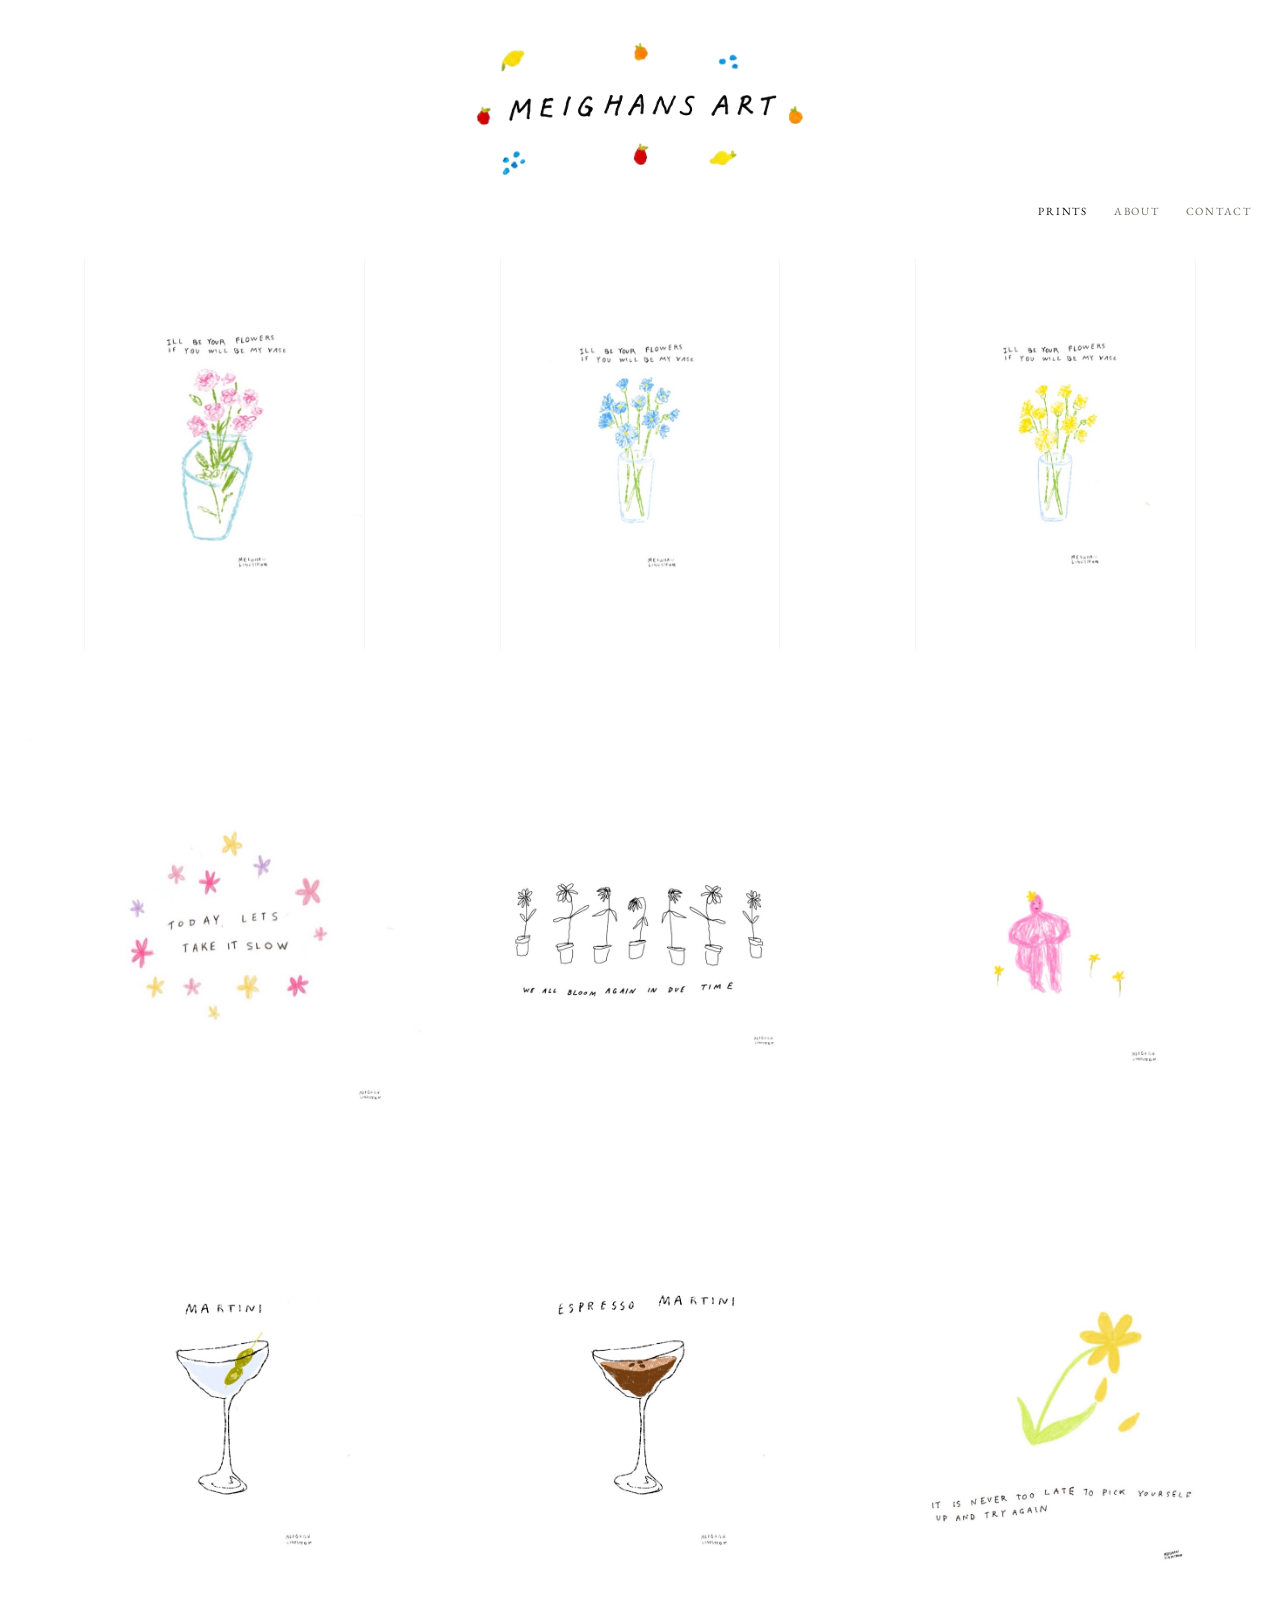
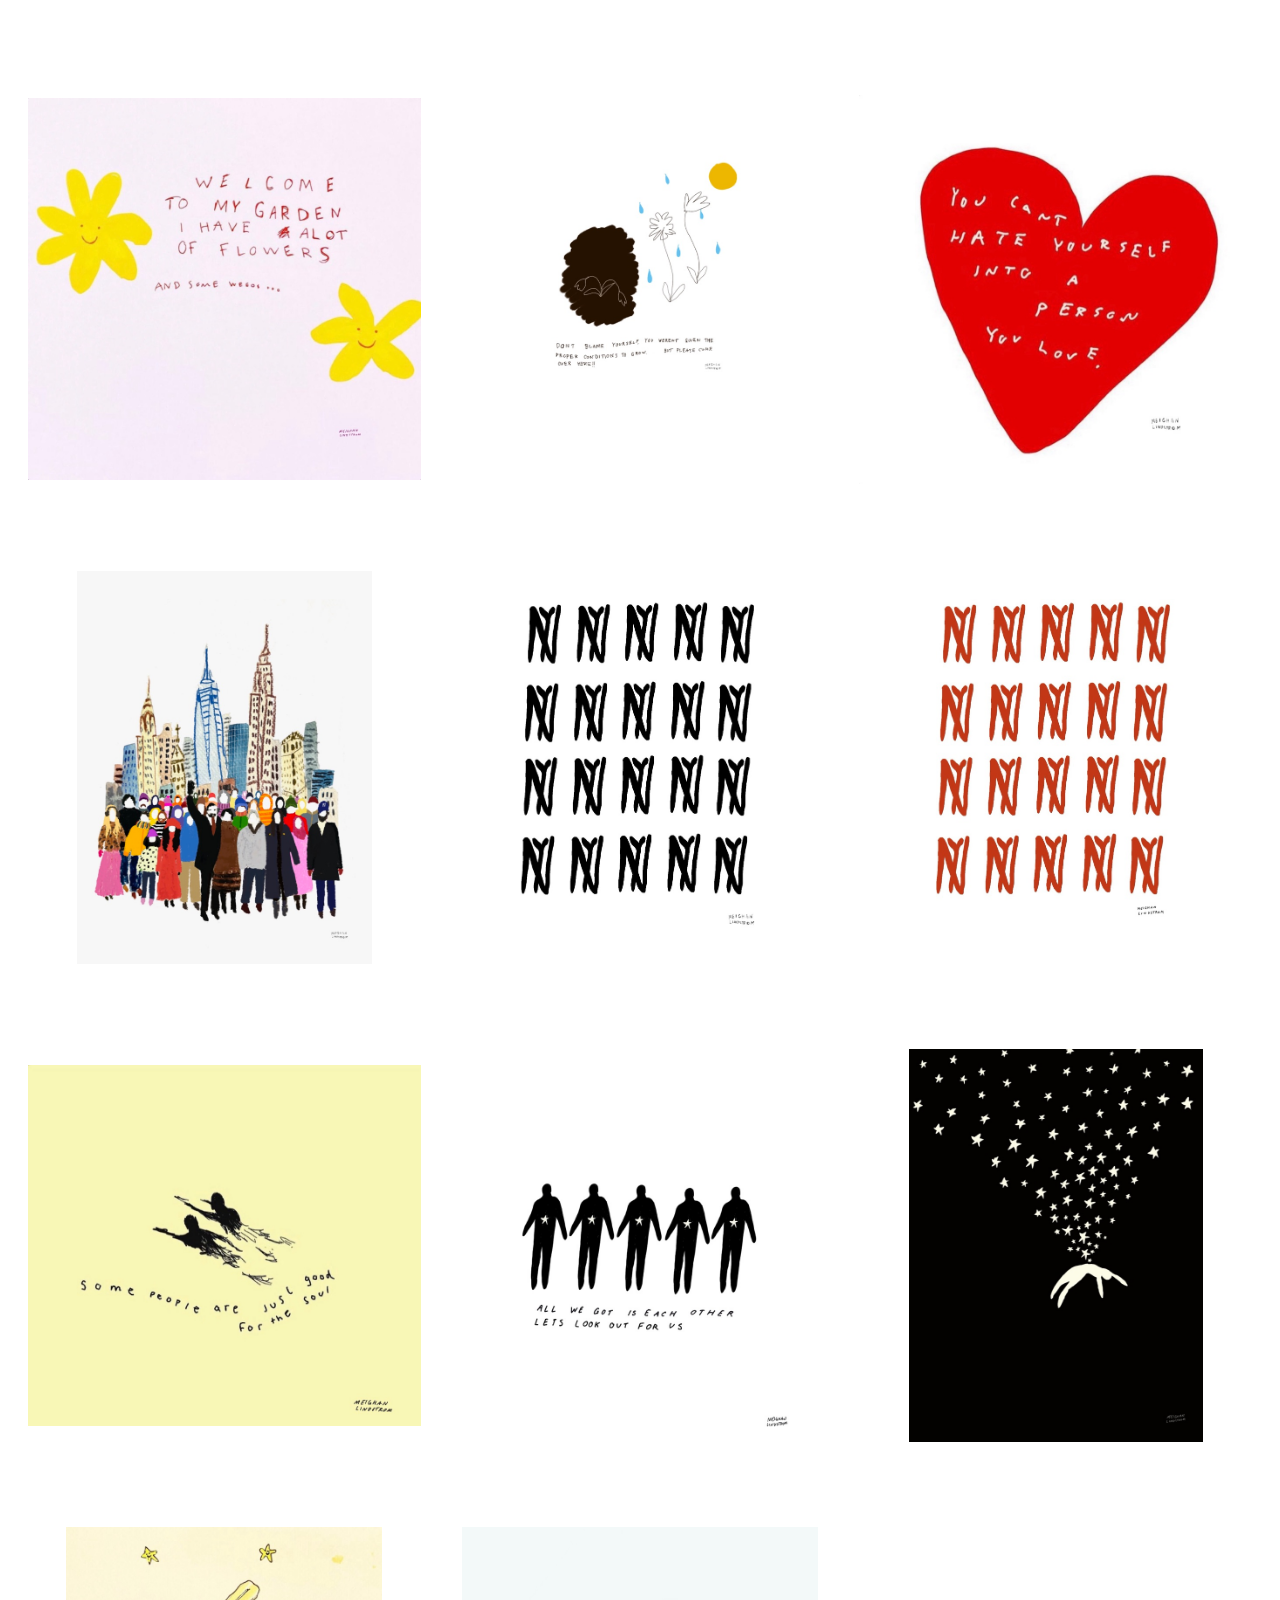
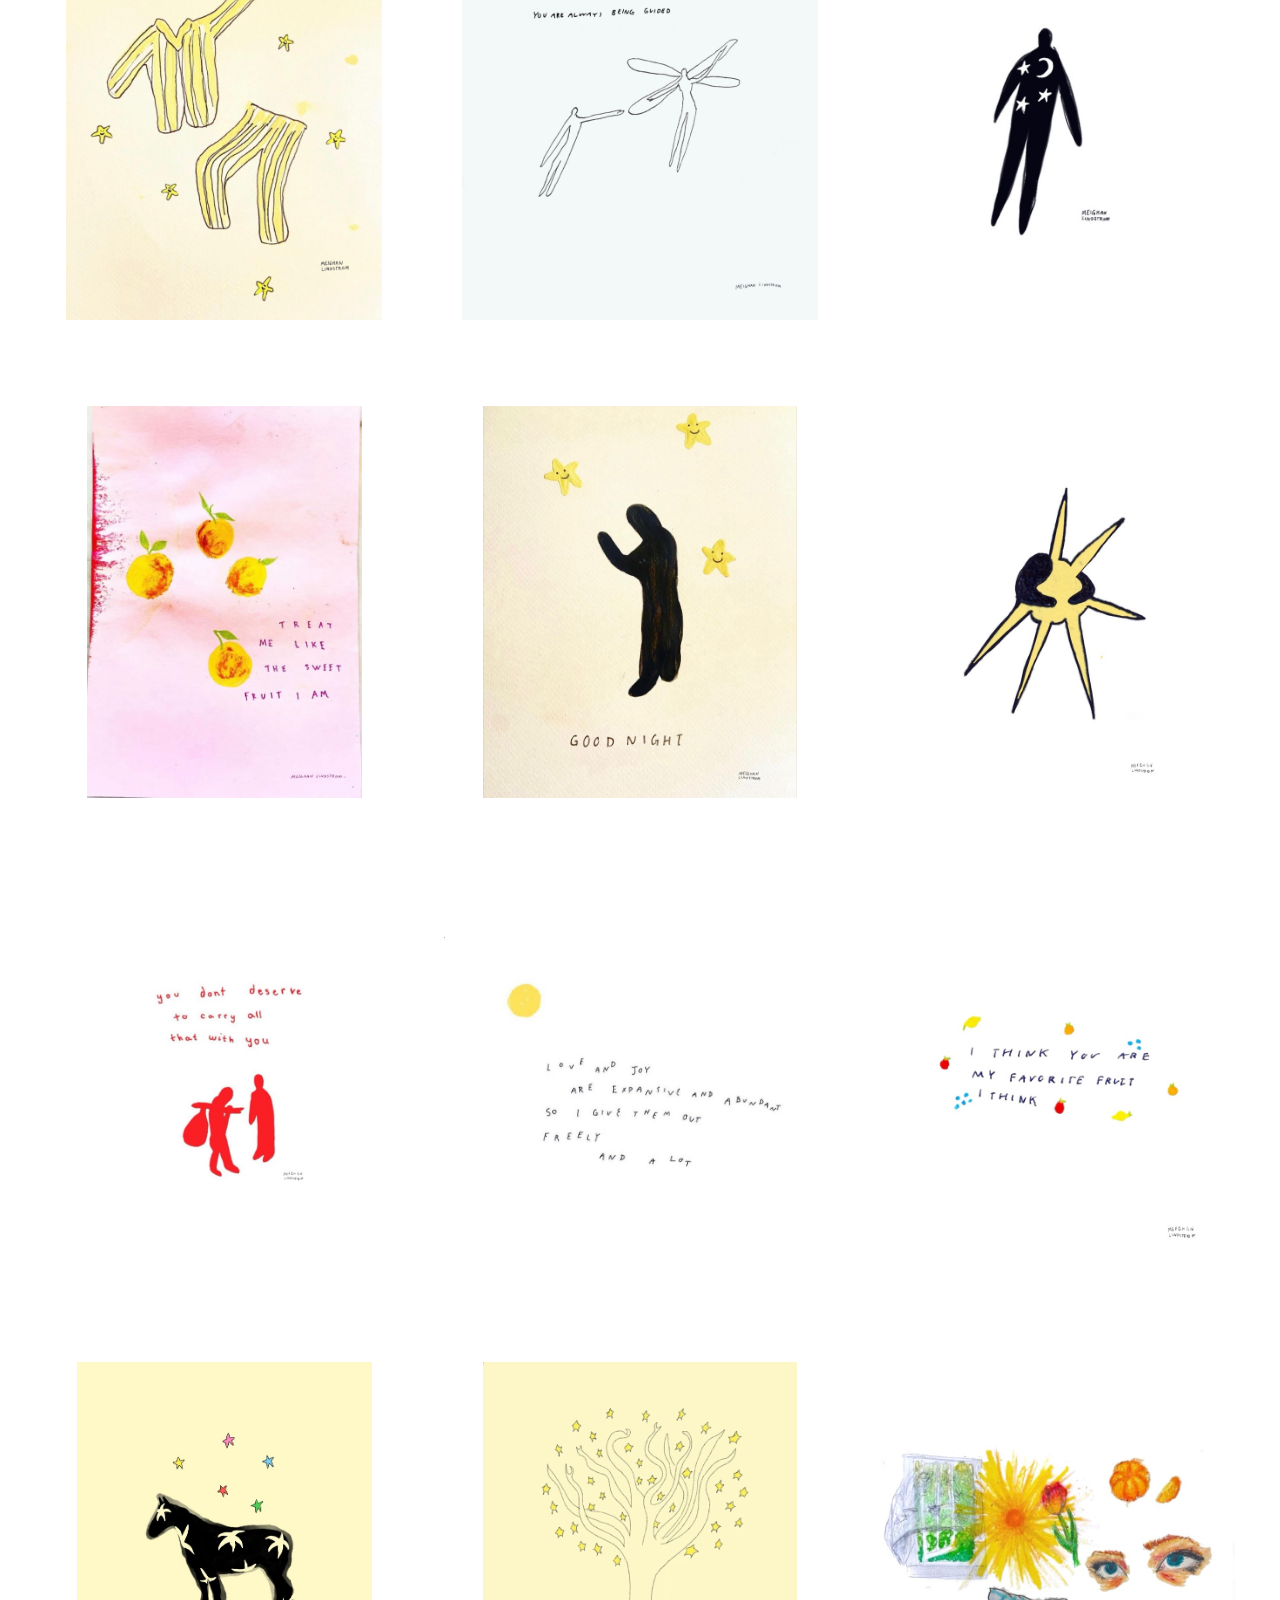
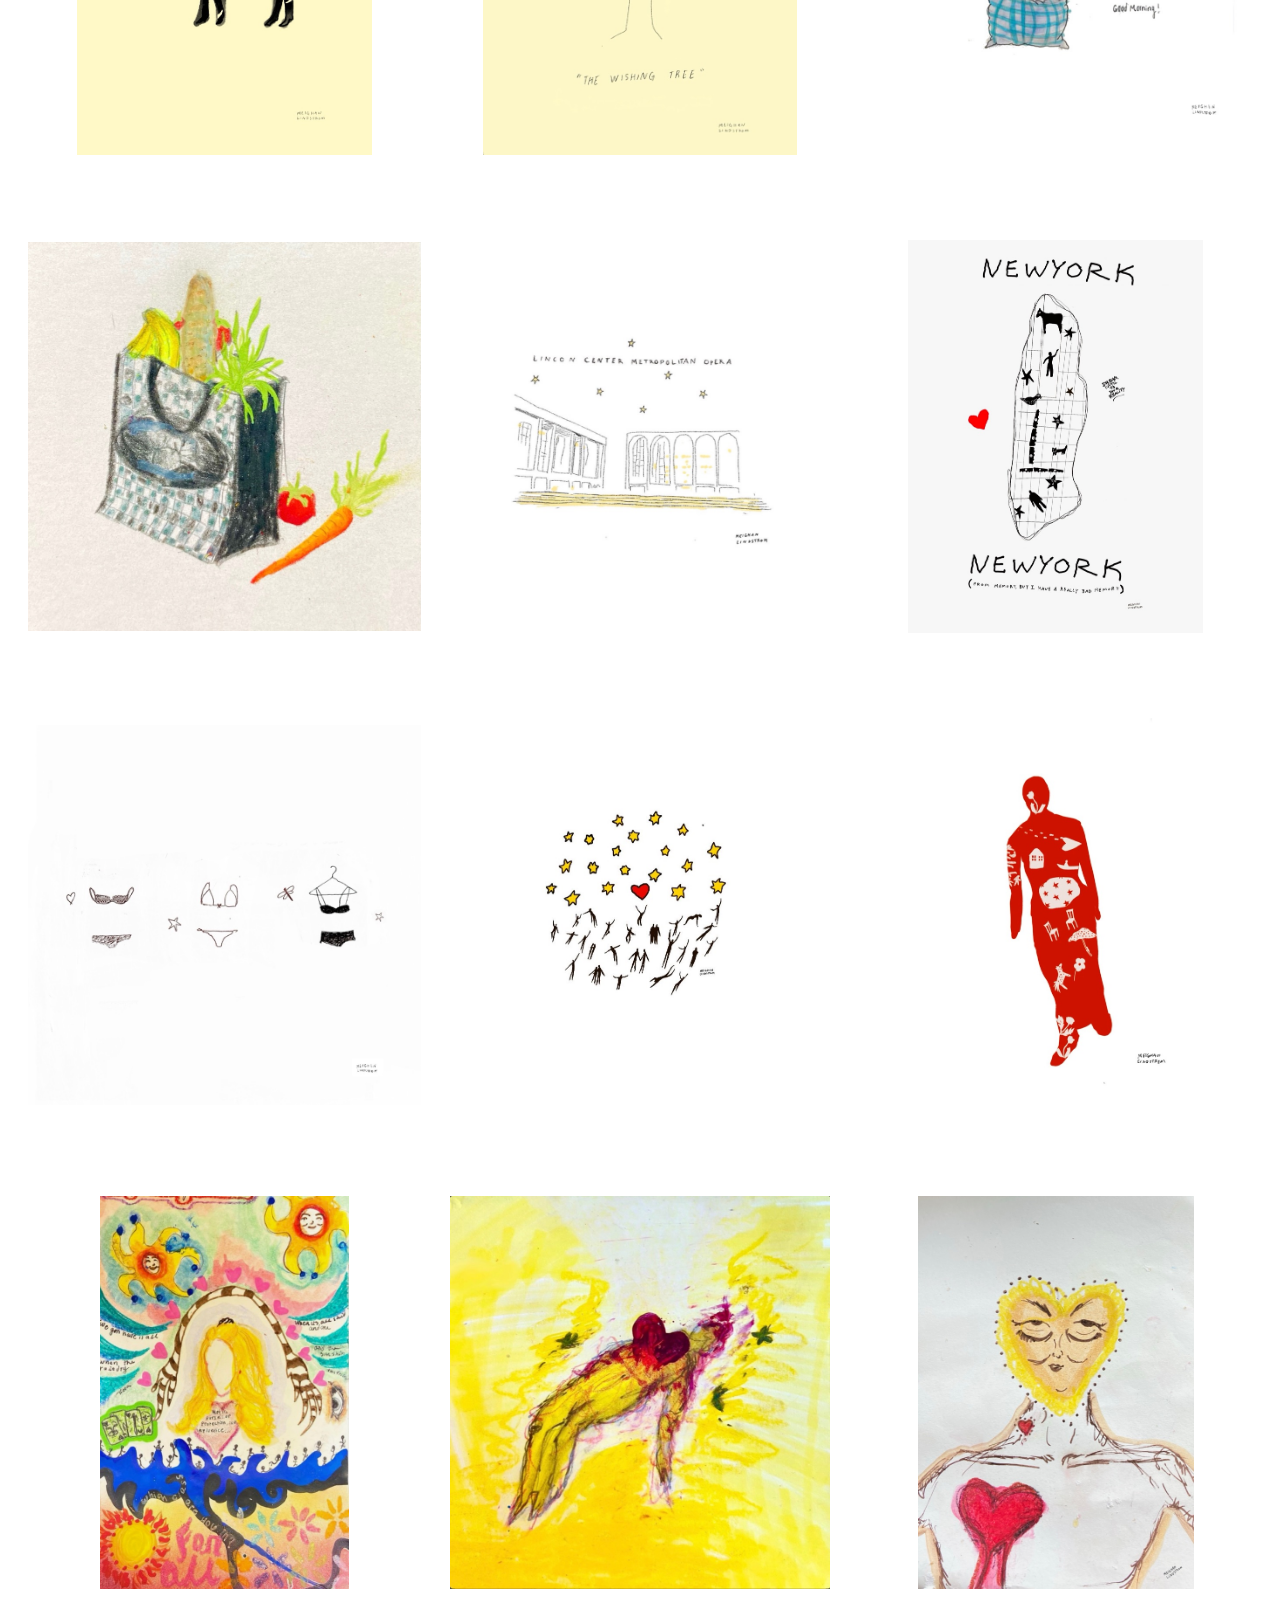
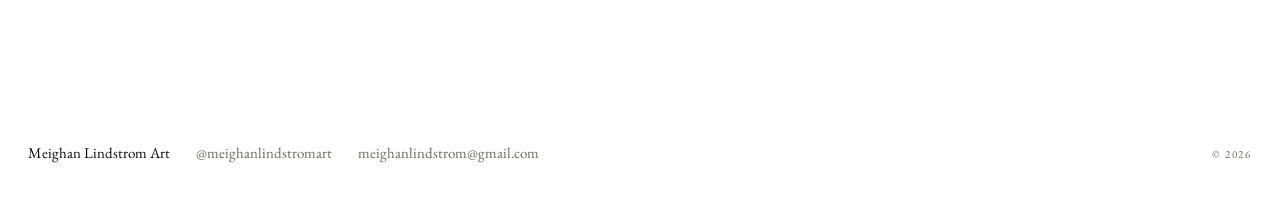
<file: index.html>
<!DOCTYPE html>
<html lang="en">
<head>
<meta charset="utf-8">
<meta name="viewport" content="width=device-width, initial-scale=1, viewport-fit=cover">
<title>Meighan Lindstrom Art</title>
<meta name="description" content="Prints by Meighan Lindstrom — drawings and hand lettering about flowers, cities, and ordinary days.">
<meta property="og:title" content="Meighan Lindstrom Art">
<meta property="og:url" content="https://landon358.github.io/meighanlindstromart/">
<meta property="og:description" content="Prints by Meighan Lindstrom.">
<meta property="og:image" content="https://landon358.github.io/meighanlindstromart/images/share-cover.jpg">
<meta property="og:image:alt" content="Meighan Lindstrom Art">
<meta property="og:type" content="website">
<meta name="twitter:card" content="summary_large_image">
<link rel="preconnect" href="https://fonts.googleapis.com">
<link rel="preconnect" href="https://fonts.gstatic.com" crossorigin>
<link rel="stylesheet" href="css/style.css">
<link rel="icon" href="images/icon-32.png" sizes="32x32">
<link rel="icon" href="images/icon-512.png" sizes="512x512">
<link rel="apple-touch-icon" href="images/icon-180.png">
</head>
<body>

<div class="brand">
  <a class="brand__link" href="index.html">
    <img class="logo" src="images/wordmark.png" alt="Meighan Lindstrom Art" width="841" height="362" decoding="async">
  </a>
</div>

<header class="bar">
  <div class="bar__l"></div>
  <div class="bar__c"></div>
  <nav class="bar__r" aria-label="Primary">
    <a class="navlink" href="index.html" aria-current="page">Prints</a>
    <a class="navlink" href="about.html">About</a>
    <a class="navlink" href="contact.html">Contact</a>
  </nav>
  <button class="burger" aria-label="Menu" aria-expanded="false">Menu</button>
</header>

<nav class="menu" aria-label="Menu">
  <a href="index.html" aria-current="page">Prints</a>
  <a href="about.html">About</a>
  <a href="contact.html">Contact</a>
</nav>

<main class="page">

  <h1 class="sr-only">Prints by Meighan Lindstrom</h1>

  <div class="grid" data-grid></div>

</main>

<div class="viewer" aria-hidden="true" role="dialog" aria-label="Print">
  <div class="viewer__bar">
    <span class="viewer__title" data-v-title></span>
    <button class="viewer__close" data-v-close>Close</button>
  </div>
  <div class="viewer__stage">
    <div class="vlayer"><figure class="vlayer__fig"></figure></div>
    <div class="vlayer"><figure class="vlayer__fig"></figure></div>
  </div>
  <div class="viewer__nav">
    <span class="viewer__count" data-v-count></span>
    <button class="arrow arrow--prev" data-v-prev aria-label="Previous">
      <svg viewBox="0 0 16 16" fill="none" stroke="currentColor" stroke-width="1" stroke-linecap="round" stroke-linejoin="round"><path d="M13 8H3M7 4 3 8l4 4"/></svg>
    </button>
    <button class="arrow arrow--next" data-v-next aria-label="Next">
      <svg viewBox="0 0 16 16" fill="none" stroke="currentColor" stroke-width="1" stroke-linecap="round" stroke-linejoin="round"><path d="M3 8h10M9 4l4 4-4 4"/></svg>
    </button>
  </div>
</div>

<footer class="foot">
  <span>Meighan Lindstrom Art</span>
  <a href="https://www.instagram.com/meighanlindstromart/" rel="me noopener">@meighanlindstromart</a>
  <a href="mailto:meighanlindstrom@gmail.com">meighanlindstrom@gmail.com</a>
  <span class="foot__end micro">© <span id="yr">2026</span></span>
</footer>

<script src="js/works.js"></script>
<script src="js/main.js"></script>
</body>
</html>
</file>
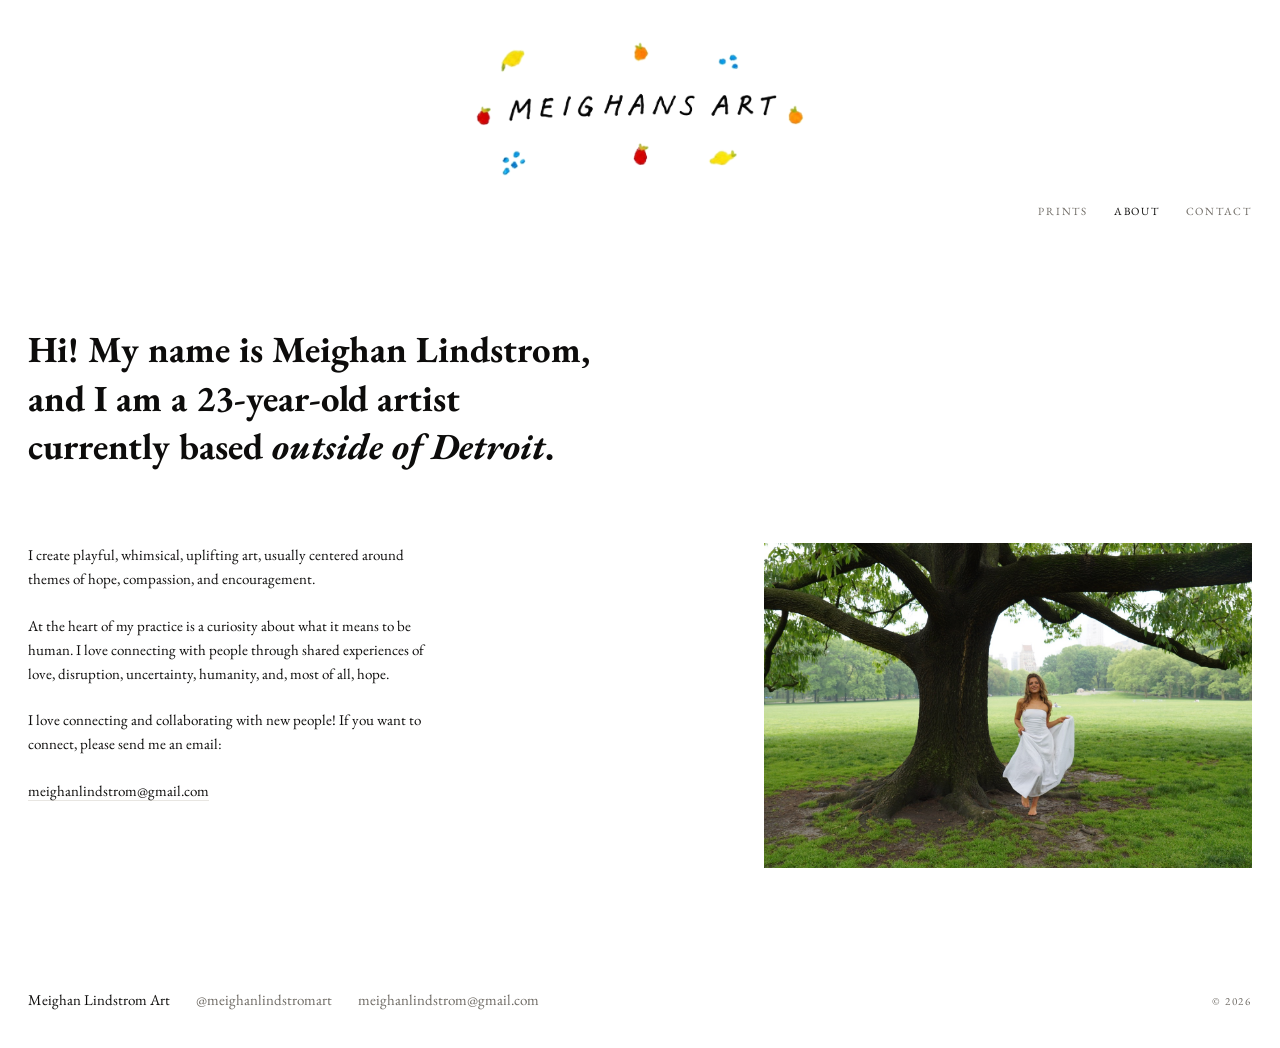
<file: about.html>
<!DOCTYPE html>
<html lang="en">
<head>
<meta charset="utf-8">
<meta name="viewport" content="width=device-width, initial-scale=1, viewport-fit=cover">
<title>About — Meighan Lindstrom Art</title>
<meta name="description" content="About Meighan Lindstrom — drawings and hand lettering.">
<meta property="og:title" content="About — Meighan Lindstrom Art">
<meta property="og:url" content="https://landon358.github.io/meighanlindstromart/about.html">
<meta property="og:image" content="https://landon358.github.io/meighanlindstromart/images/share-cover.jpg">
<meta property="og:image:alt" content="Meighan Lindstrom Art">
<meta property="og:type" content="website">
<meta name="twitter:card" content="summary_large_image">
<link rel="preconnect" href="https://fonts.googleapis.com">
<link rel="preconnect" href="https://fonts.gstatic.com" crossorigin>
<link rel="stylesheet" href="css/style.css">
<link rel="icon" href="images/icon-32.png" sizes="32x32">
<link rel="icon" href="images/icon-512.png" sizes="512x512">
<link rel="apple-touch-icon" href="images/icon-180.png">
</head>
<body>

<div class="brand">
  <a class="brand__link" href="index.html">
    <img class="logo" src="images/wordmark.png" alt="Meighan Lindstrom Art" width="841" height="362" decoding="async">
  </a>
</div>

<header class="bar">
  <div class="bar__l"></div>
  <div class="bar__c"></div>
  <nav class="bar__r" aria-label="Primary">
    <a class="navlink" href="index.html">Prints</a>
    <a class="navlink" href="about.html" aria-current="page">About</a>
    <a class="navlink" href="contact.html">Contact</a>
  </nav>
  <button class="burger" aria-label="Menu" aria-expanded="false">Menu</button>
</header>

<nav class="menu" aria-label="Menu">
  <a href="index.html">Prints</a>
  <a href="about.html" aria-current="page">About</a>
  <a href="contact.html">Contact</a>
</nav>

<main class="page">

  <div class="block" style="padding-top:clamp(40px,9vh,90px)">

    <h1 class="lede">
      Hi! My name is Meighan Lindstrom, and I am a 23-year-old artist
      currently based <em>outside of Detroit</em>.
    </h1>

    <div class="cols">

      <div class="copy">
        <p>
          I create playful, whimsical, uplifting art, usually centered around
          themes of hope, compassion, and encouragement.
        </p>
        <p>
          At the heart of my practice is a curiosity about what it means to be
          human. I love connecting with people through shared experiences of
          love, disruption, uncertainty, humanity, and, most of all, hope.
        </p>
        <p>
          I love connecting and collaborating with new people! If you want to
          connect, please send me an email:
        </p>
        <p>
          <a class="mailto" href="mailto:meighanlindstrom@gmail.com">meighanlindstrom@gmail.com</a>
        </p>
      </div>

      <div class="about__side">
        <figure class="portrait">
          <img src="images/portrait.jpg" alt="Meighan Lindstrom in Central Park" width="1500" height="1000" loading="lazy" decoding="async">
        </figure>
      </div>

    </div>
  </div>

</main>

<footer class="foot">
  <span>Meighan Lindstrom Art</span>
  <a href="https://www.instagram.com/meighanlindstromart/" rel="me noopener">@meighanlindstromart</a>
  <a href="mailto:meighanlindstrom@gmail.com">meighanlindstrom@gmail.com</a>
  <span class="foot__end micro">© <span id="yr">2026</span></span>
</footer>

<script src="js/works.js"></script>
<script src="js/main.js"></script>
</body>
</html>
</file>
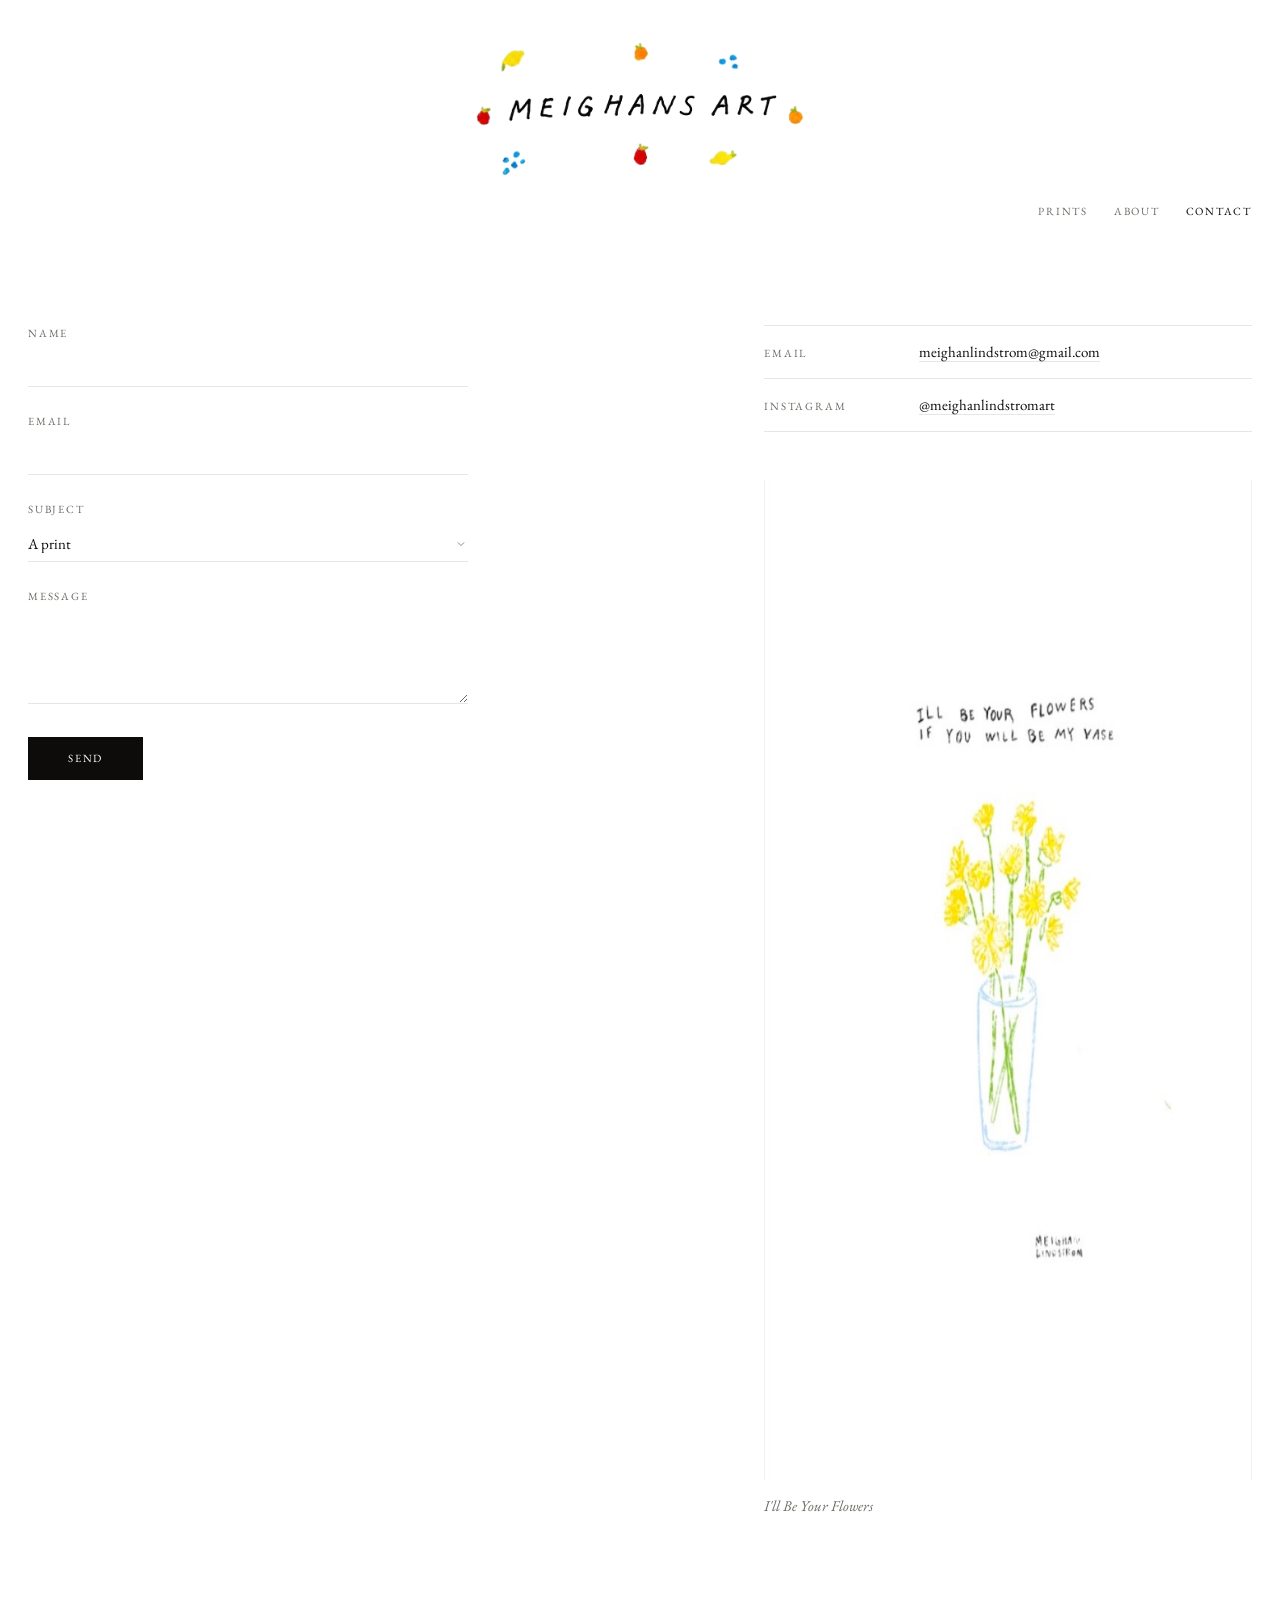
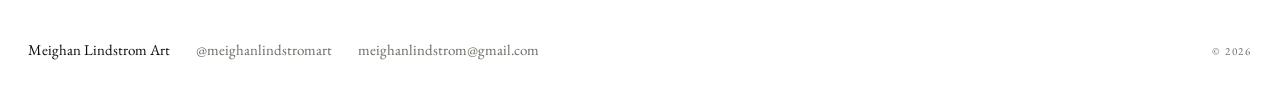
<file: contact.html>
<!DOCTYPE html>
<html lang="en">
<head>
<meta charset="utf-8">
<meta name="viewport" content="width=device-width, initial-scale=1, viewport-fit=cover">
<title>Contact — Meighan Lindstrom Art</title>
<meta name="description" content="Contact Meighan Lindstrom about prints, originals, commissions and lettering.">
<meta property="og:title" content="Contact — Meighan Lindstrom Art">
<meta property="og:url" content="https://landon358.github.io/meighanlindstromart/contact.html">
<meta property="og:image" content="https://landon358.github.io/meighanlindstromart/images/share-cover.jpg">
<meta property="og:image:alt" content="Meighan Lindstrom Art">
<meta property="og:type" content="website">
<meta name="twitter:card" content="summary_large_image">
<link rel="preconnect" href="https://fonts.googleapis.com">
<link rel="preconnect" href="https://fonts.gstatic.com" crossorigin>
<link rel="stylesheet" href="css/style.css">
<link rel="icon" href="images/icon-32.png" sizes="32x32">
<link rel="icon" href="images/icon-512.png" sizes="512x512">
<link rel="apple-touch-icon" href="images/icon-180.png">
</head>
<body>

<div class="brand">
  <a class="brand__link" href="index.html">
    <img class="logo" src="images/wordmark.png" alt="Meighan Lindstrom Art" width="841" height="362" decoding="async">
  </a>
</div>

<header class="bar">
  <div class="bar__l"></div>
  <div class="bar__c"></div>
  <nav class="bar__r" aria-label="Primary">
    <a class="navlink" href="index.html">Prints</a>
    <a class="navlink" href="about.html">About</a>
    <a class="navlink" href="contact.html" aria-current="page">Contact</a>
  </nav>
  <button class="burger" aria-label="Menu" aria-expanded="false">Menu</button>
</header>

<nav class="menu" aria-label="Menu">
  <a href="index.html">Prints</a>
  <a href="about.html">About</a>
  <a href="contact.html" aria-current="page">Contact</a>
</nav>

<main class="page">

  <div class="block" style="padding-top:clamp(40px,9vh,90px)">

    <!-- The lede was deleted at Meighan's request; the page still needs a
         heading, so this one carries it without putting copy back. -->
    <h1 class="sr-only">Contact Meighan Lindstrom</h1>

    <div class="cols">

      <div>
        <form class="form" name="contact" method="POST" data-netlify="true" netlify-honeypot="bot-field">
          <input type="hidden" name="form-name" value="contact">
          <p style="display:none"><label>Leave blank <input name="bot-field"></label></p>

          <div class="field">
            <label class="micro" for="name">Name</label>
            <input id="name" name="name" type="text" required>
          </div>

          <div class="field">
            <label class="micro" for="email">Email</label>
            <input id="email" name="email" type="email" required>
          </div>

          <div class="field">
            <label class="micro" for="subject">Subject</label>
            <span class="select-wrap">
            <select id="subject" name="subject">
              <option>A print</option>
              <option>An original</option>
              <option>A commission</option>
              <option>Hand lettering</option>
              <option>Licensing</option>
              <option>Saying hello</option>
            </select>
            <svg viewBox="0 0 16 16" fill="none" stroke="currentColor" stroke-width="1.25" stroke-linecap="round" stroke-linejoin="round" aria-hidden="true"><path d="M3.5 6 8 10.5 12.5 6"/></svg>
            </span>
          </div>

          <div class="field">
            <label class="micro" for="message">Message</label>
            <textarea id="message" name="message" required></textarea>
          </div>

          <button class="submit" type="submit">Send</button>
        </form>
      </div>

      <div>
        <div class="row">
          <div class="row__k micro">Email</div>
          <div class="row__v"><a class="mailto" href="mailto:meighanlindstrom@gmail.com">meighanlindstrom@gmail.com</a></div>
        </div>
        <div class="row">
          <div class="row__k micro">Instagram</div>
          <div class="row__v"><a class="mailto" href="https://www.instagram.com/meighanlindstromart/" rel="me noopener">@meighanlindstromart</a></div>
        </div>

        <figure class="plate" style="margin-top:48px">
          <img src="images/thumb/flowers-vase-yellow.jpg" alt="I'll Be Your Flowers — drawing by Meighan Lindstrom" width="714" height="1000" loading="lazy" decoding="async">
          <figcaption>I'll Be Your Flowers</figcaption>
        </figure>
      </div>

    </div>
  </div>

</main>

<footer class="foot">
  <span>Meighan Lindstrom Art</span>
  <a href="https://www.instagram.com/meighanlindstromart/" rel="me noopener">@meighanlindstromart</a>
  <a href="mailto:meighanlindstrom@gmail.com">meighanlindstrom@gmail.com</a>
  <span class="foot__end micro">© <span id="yr">2026</span></span>
</footer>

<script src="js/works.js"></script>
<script src="js/main.js"></script>
</body>
</html>
</file>
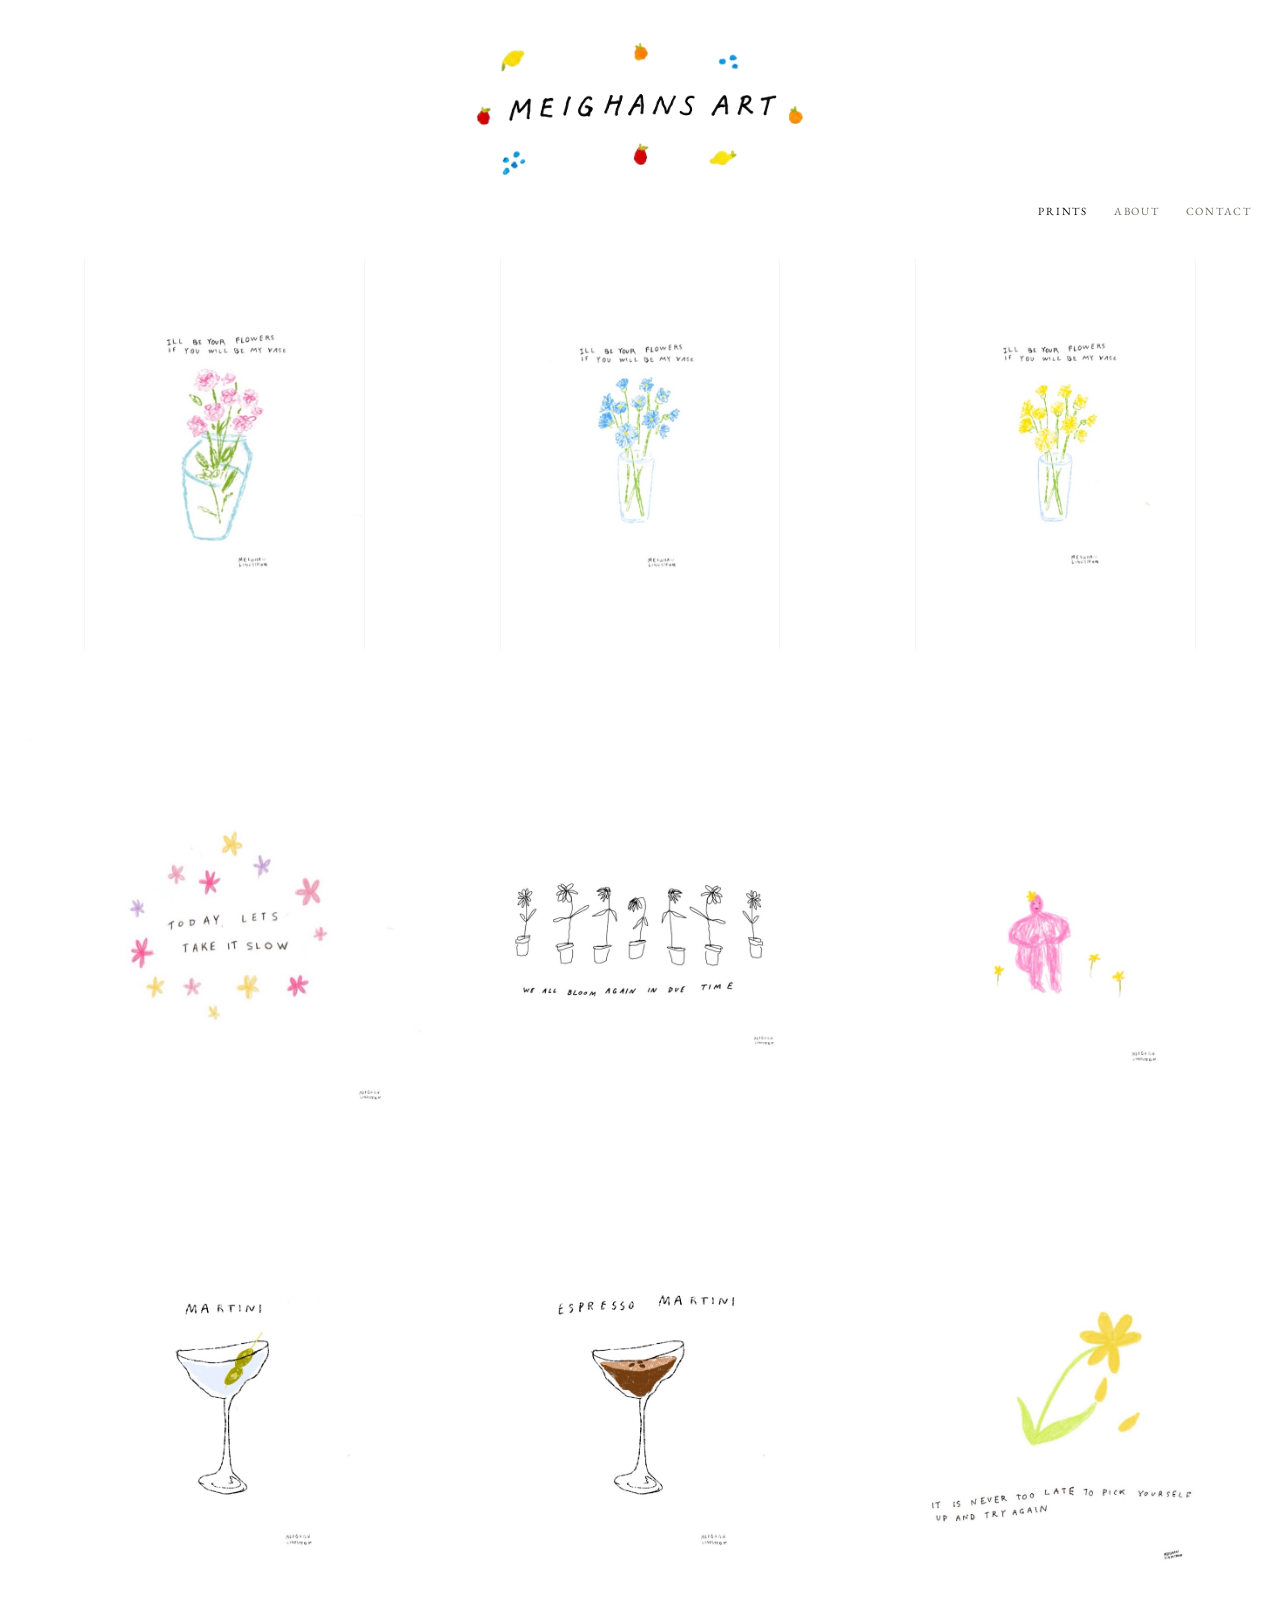
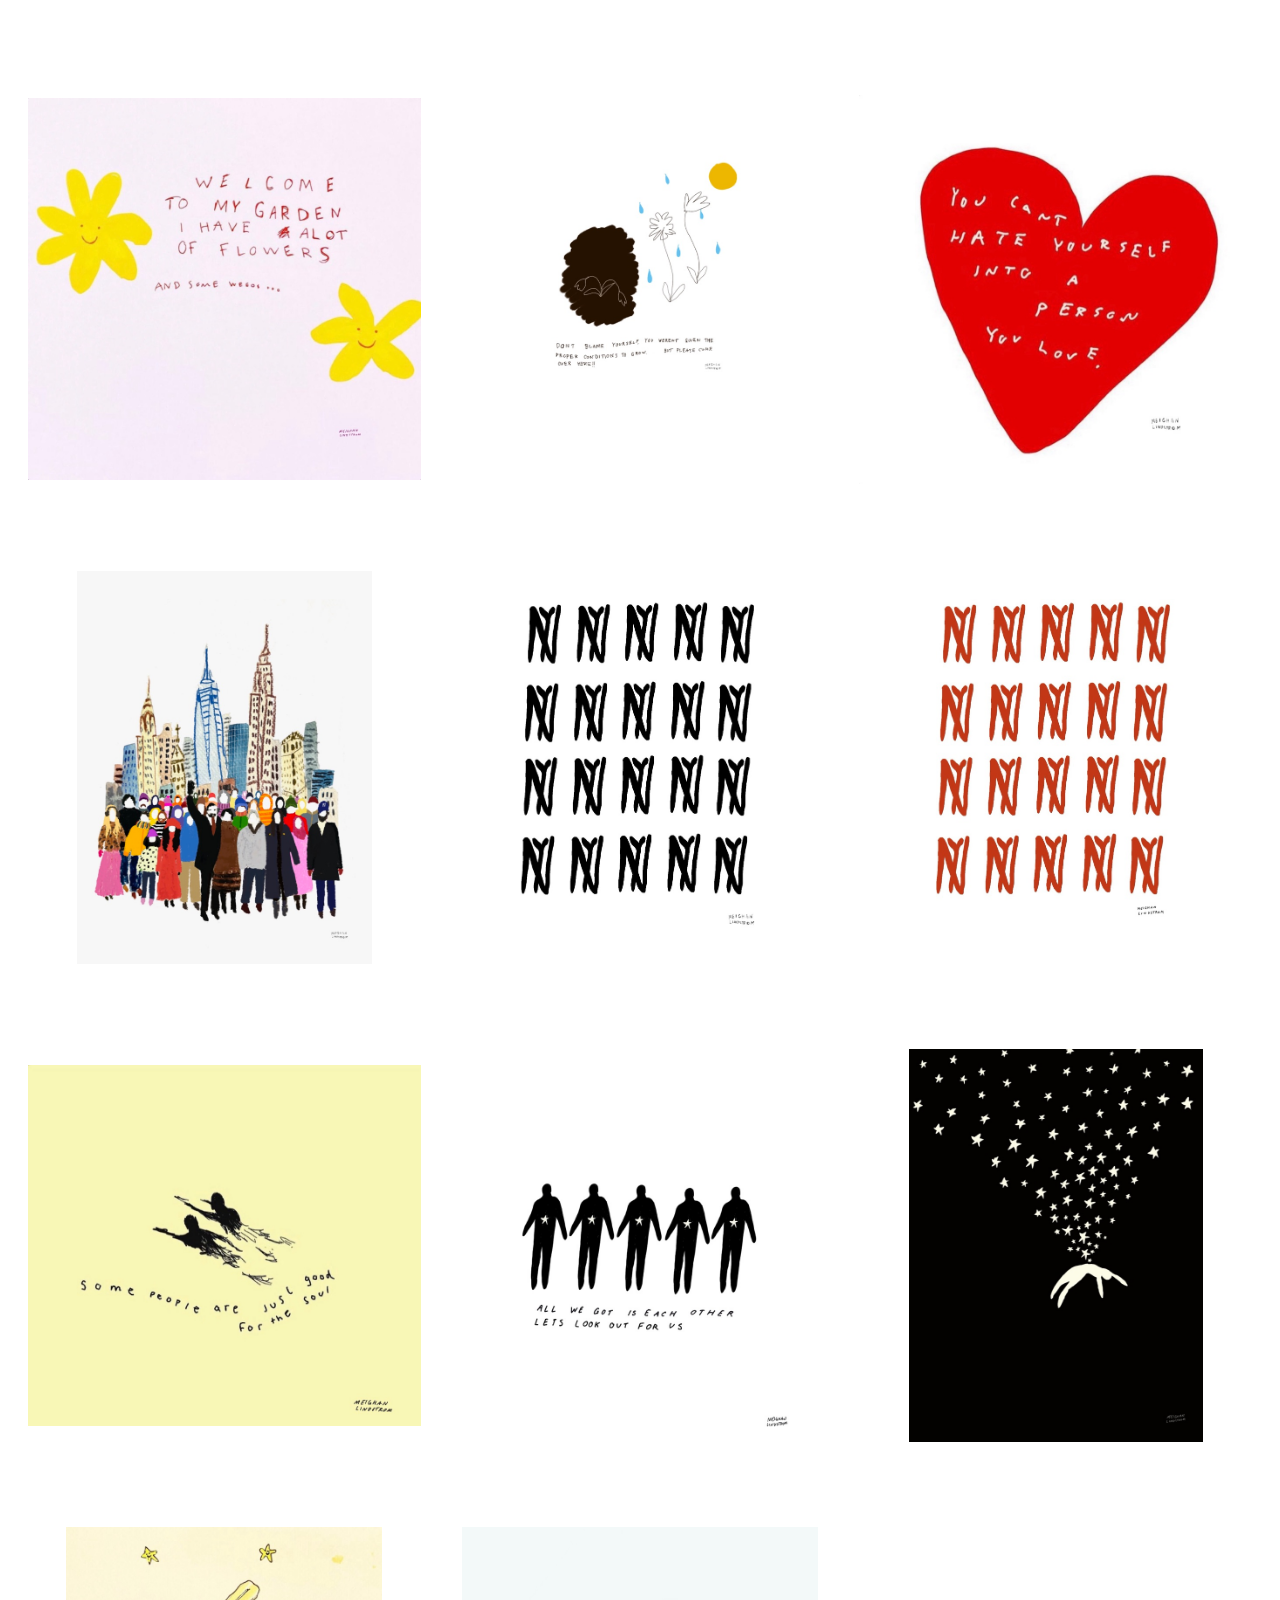
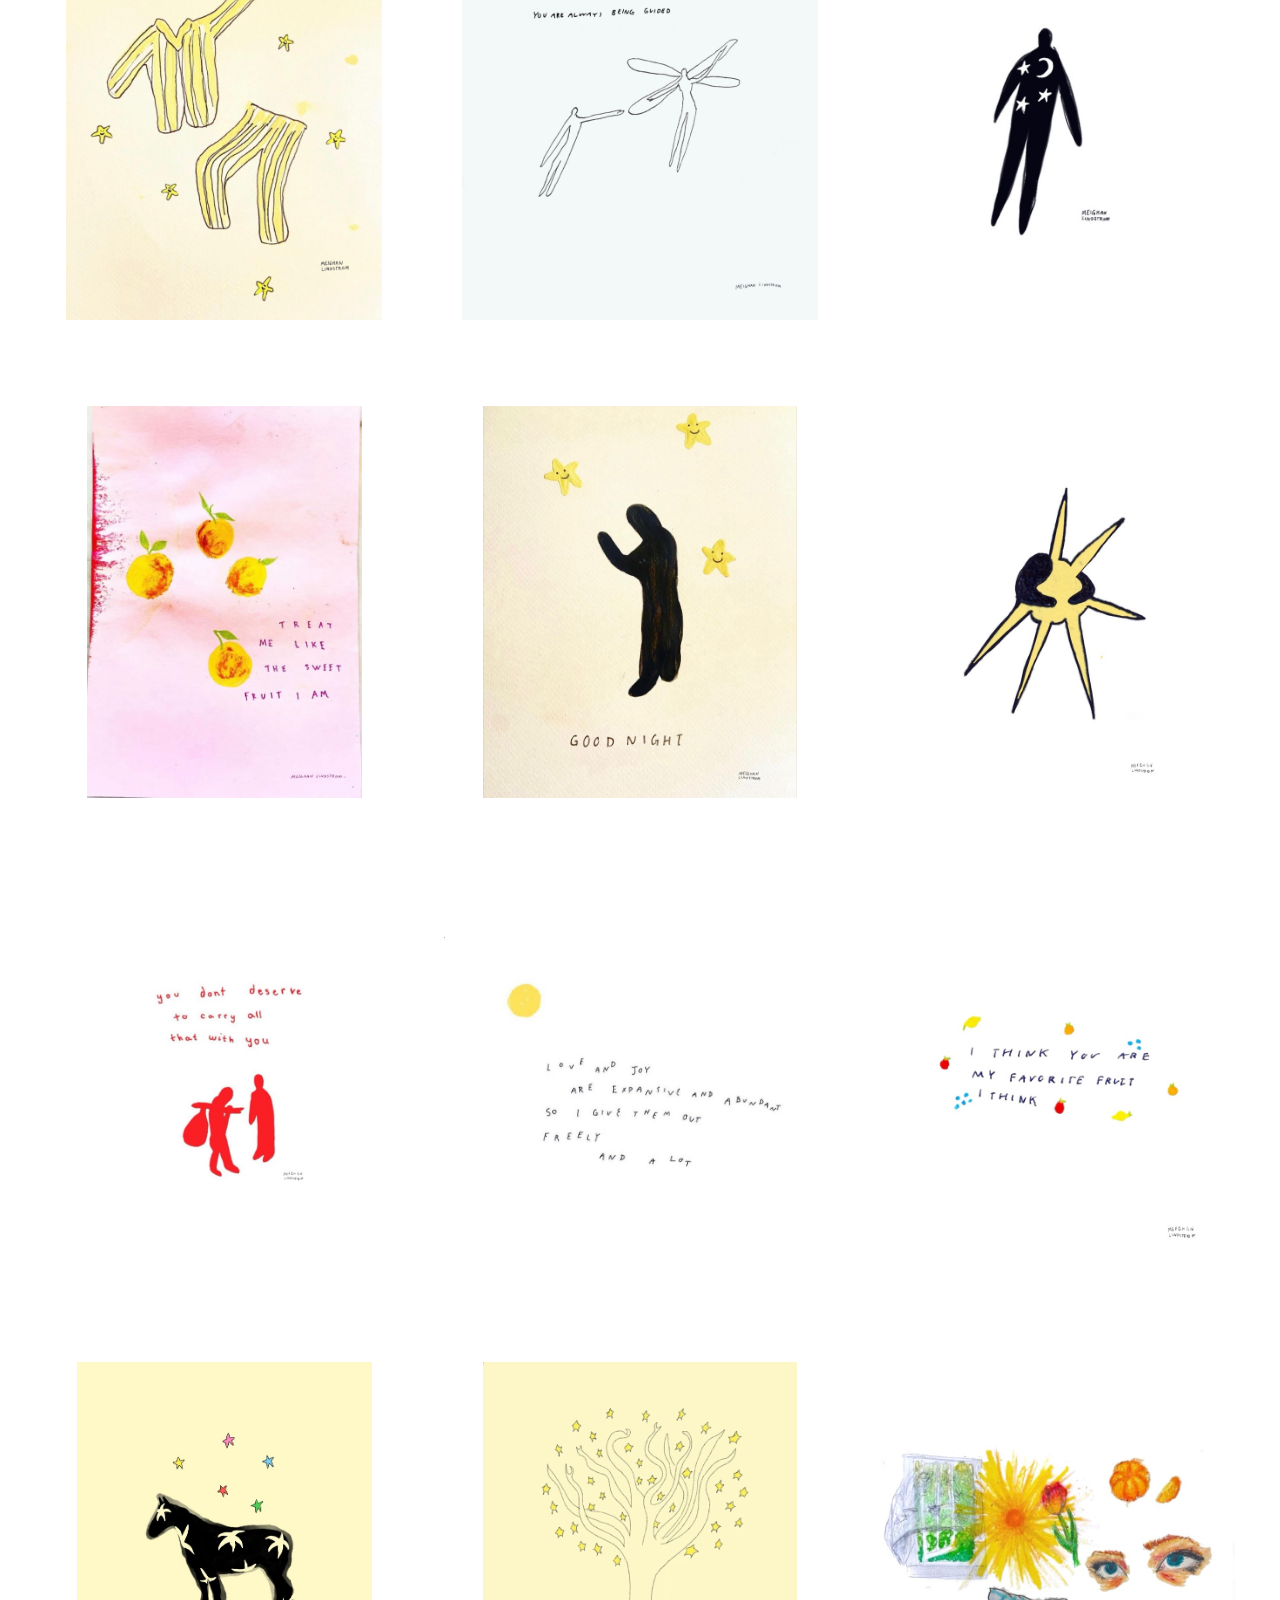
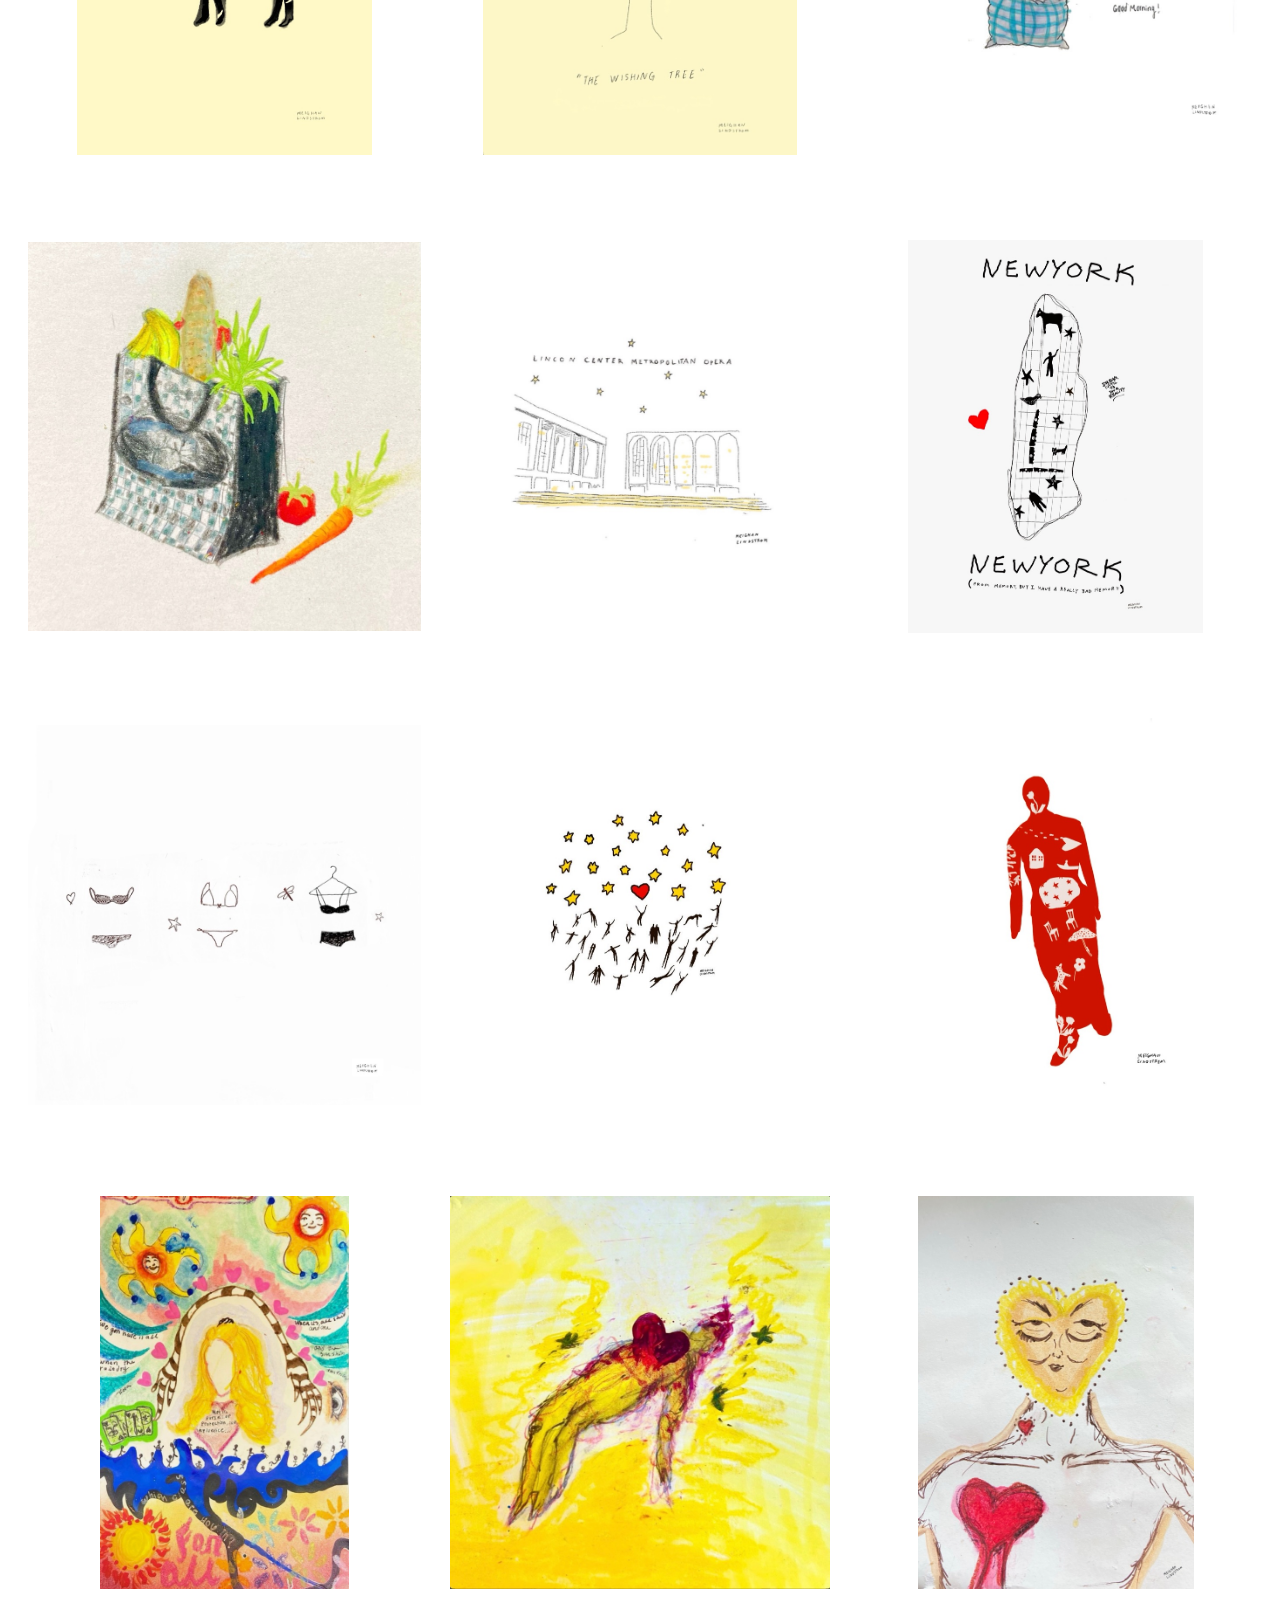
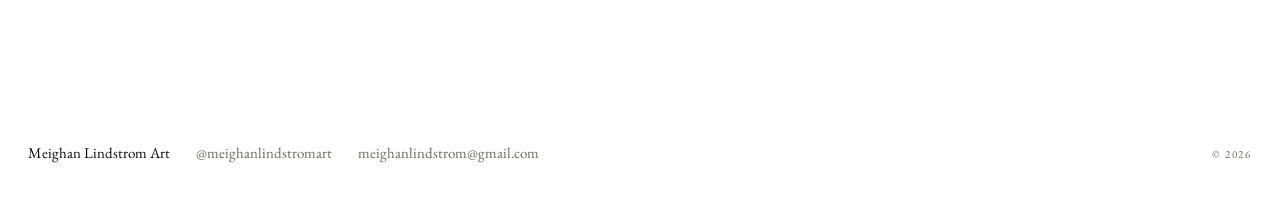
<file: gallery.html>
<!DOCTYPE html>
<html lang="en">
<head>
<meta charset="utf-8">
<title>Meighan Lindstrom Art</title>
<link rel="canonical" href="index.html">
<meta http-equiv="refresh" content="0; url=index.html">
<script>location.replace('index.html');</script>
</head>
<body>
<p>The prints now live on <a href="index.html">the home page</a>.</p>
</body>
</html>
</file>
<file: css/style.css>
/* ============================================================
   MEIGHAN LINDSTROM
   White gallery. EB Garamond. Three-wide grid, tight gutters.
   Titles appear on hover — nothing under a print at rest.
   ============================================================ */

@import url('https://fonts.googleapis.com/css2?family=EB+Garamond:ital,wght@0,400;0,500;1,400&display=swap');

:root {
  --paper: #ffffff;
  --ink:   #0d0c0b;
  --mute:  #6e6a64;
  --rule:  #e8e6e2;

  --serif: 'EB Garamond', Georgia, 'Times New Roman', serif;

  --fs:    15px;
  --fs-sm: 11px;

  --pad:   28px;
  --bar:   58px;

  --ease:  cubic-bezier(0.22, 1, 0.36, 1);

  --stage-y:  clamp(16px, 4vh, 44px);
}

*, *::before, *::after { box-sizing: border-box; }

html {
  -webkit-text-size-adjust: 100%;
  /* This guard lives on html, not body. On body it computes overflow-y to
     auto, which makes body a scroll container and silently kills
     position: sticky on the bar. */
  overflow-x: hidden;
}

body {
  margin: 0;
  background: var(--paper);
  color: var(--ink);
  font-family: var(--serif);
  font-size: var(--fs);
  font-weight: 400;
  line-height: 1.6;
  -webkit-font-smoothing: antialiased;
  -moz-osx-font-smoothing: grayscale;
}

img { display: block; max-width: 100%; }
a   { color: inherit; text-decoration: none; }
button {
  font: inherit; color: inherit; letter-spacing: inherit;
  border: 0; background: none; padding: 0; cursor: pointer;
}
::selection { background: var(--ink); color: var(--paper); }

/* available to assistive tech, absent from the page */
.sr-only {
  position: absolute;
  width: 1px; height: 1px;
  padding: 0; margin: -1px;
  overflow: hidden;
  clip: rect(0 0 0 0);
  white-space: nowrap;
  border: 0;
}

/* micro label — the only uppercase in the design */
.micro {
  font-size: var(--fs-sm);
  letter-spacing: .16em;
  text-transform: uppercase;
  color: var(--mute);
}

/* ============================================================
   BAR
   ============================================================ */

/* The logo sits at the top of the document and scrolls away; the bar
   sticks to the top once it reaches it. A fixed two-row header would have
   held ~130px of every viewport hostage, which on a phone is most of a
   print. */
.brand { position: relative; z-index: 49; }

/* The logo is the site title, so it is a link and sized to read as one.
   The PNG has a transparent ground — the scan's paper was 251 and dipped to
   242, which showed as a grey rectangle against the page's #ffffff. */
.brand__link {
  display: block;
  width: fit-content;
  margin: 0 auto;
  padding-top: clamp(20px, 4vh, 40px);
}

.logo {
  display: block;
  width: min(340px, 58vw);
  height: auto;
}

.bar {
  position: sticky;
  top: 0;
  z-index: 50;
  display: grid;
  grid-template-columns: 1fr auto 1fr;
  align-items: center;
  gap: 20px;
  height: var(--bar);
  padding: 0 var(--pad);
  /* nothing behind it until the page moves, so the deck runs under it */
  background: transparent;
  transition: background-color .4s var(--ease), box-shadow .4s var(--ease);
}
body.scrolled .bar {
  background: var(--paper);
  box-shadow: 0 1px 0 0 var(--rule);
}
.bar__l { justify-self: start; }
.bar__c { justify-self: center; }
.bar__r { justify-self: end; display: flex; gap: 26px; }

.navlink {
  /* 44px hit area inside the 58px bar — the text does not move */
  display: inline-flex;
  align-items: center;
  min-height: 44px;
  font-size: var(--fs-sm);
  letter-spacing: .16em;
  text-transform: uppercase;
  color: var(--mute);
  white-space: nowrap;
  transition: color .35s var(--ease);
}
.navlink:hover { color: var(--ink); }
.navlink[aria-current="page"] { color: var(--ink); }

.page { padding-top: 4px; }

/* Her email and Instagram — the only links in running copy, so they carry
   the same hairline underline the About page already used for "connect". */
.mailto {
  border-bottom: 1px solid var(--rule);
  transition: border-color .35s var(--ease);
}
.mailto:hover { border-bottom-color: var(--ink); }

/* ============================================================
   MENU (small screens)
   ============================================================ */

.burger {
  display: none;
  align-items: center;
  min-height: 44px;
  padding-left: 12px;
  font-size: var(--fs-sm);
  letter-spacing: .16em;
  text-transform: uppercase;
}

.menu {
  position: fixed;
  inset: 0;
  z-index: 45;
  background: var(--paper);
  padding: calc(var(--bar) + 28px) var(--pad) var(--pad);
  display: none;
  flex-direction: column;
}
body.menu-open .menu { display: flex; }
body.menu-open .bar { background: var(--paper); }
body.menu-open { overflow: hidden; }

.menu a {
  font-size: 1.9rem;
  line-height: 1.5;
  color: var(--ink);
}
.menu a[aria-current="page"] { font-style: italic; }
.menu__sep { height: 1px; background: var(--rule); margin: 26px 0 20px; }
.menu__meta a { font-size: var(--fs); color: var(--mute); }

/* ============================================================
   GRID — three wide, tight, no captions until hover
   ============================================================ */

.grid {
  display: grid;
  grid-template-columns: 1fr;
  gap: 30px 16px;
  padding: 14px var(--pad) 80px;
}
@media (min-width: 560px) {
  .grid {
    grid-template-columns: repeat(2, 1fr);
    gap: clamp(30px, 3.4vw, 52px) clamp(14px, 1.8vw, 26px);
  }
}
@media (min-width: 1000px) {
  .grid { grid-template-columns: repeat(3, 1fr); }
}

.item { display: block; }
.item.is-hidden { display: none; }

.item__box {
  display: flex;
  width: 100%;
  aspect-ratio: 1;
  align-items: center;
  justify-content: center;
}
.item__box img {
  max-width: 100%;
  max-height: 100%;
  width: auto;
  height: auto;
  opacity: 0;
  transition: opacity .5s var(--ease);
}
.item__box img.is-loaded { opacity: 1; }

/* title reserved but invisible until hover — keeps the lines clean */
.item__cap {
  display: block;
  height: 1.6em;
  margin-top: 18px;
  text-align: center;
  font-size: var(--fs);
  font-style: italic;
  color: var(--ink);
  opacity: 0;
  transform: translateY(4px);
  transition: opacity .4s var(--ease), transform .4s var(--ease);
  overflow: hidden;
  white-space: nowrap;
  text-overflow: ellipsis;
}
.item:hover .item__cap,
.item:focus-visible .item__cap { opacity: 1; transform: translateY(0); }

/* ============================================================
   TEXT PAGES
   ============================================================ */

.block { padding: 0 var(--pad) 90px; }

.lede {
  max-width: 30ch;
  margin: 0 0 clamp(48px, 8vh, 80px);
  font-size: clamp(1.5rem, 3.4vw, 2.3rem);
  line-height: 1.32;
}
.lede em { font-style: italic; }

.cols {
  display: grid;
  grid-template-columns: 1fr;
  gap: clamp(40px, 6vw, 80px);
}
@media (min-width: 860px) { .cols { grid-template-columns: 1.15fr .85fr; } }

.copy { max-width: 58ch; }
.copy p { margin: 0 0 1.5em; }
.copy p:last-child { margin-bottom: 0; }

.row {
  display: grid;
  grid-template-columns: 1fr;
  gap: 2px 20px;
  padding: 14px 0;
  border-top: 1px solid var(--rule);
}
@media (min-width: 560px) { .row { grid-template-columns: 9em 1fr; align-items: baseline; } }
.row:last-of-type { border-bottom: 1px solid var(--rule); }
.row__v a { border-bottom: 1px solid var(--rule); transition: border-color .35s var(--ease); }
.row__v a:hover { border-color: var(--ink); }

.plate { margin: 0; }

/* about: the photograph is the whole side column */
.portrait { margin: 0; }
.portrait img { width: 100%; height: auto; }
.portrait figcaption { margin-top: 12px; font-style: italic; color: var(--mute); }
.plate figcaption { margin-top: 14px; font-style: italic; color: var(--mute); }

.head { padding: 0 var(--pad); margin-bottom: clamp(30px, 6vh, 54px); }

/* ============================================================
   FORM
   ============================================================ */

.form { max-width: 440px; }
.field { margin-bottom: 26px; }
.field label { display: block; margin-bottom: 8px; }

.field input,
.field textarea,
.field select {
  width: 100%;
  padding: 8px 0;
  border: 0;
  border-bottom: 1px solid var(--rule);
  border-radius: 0;
  background: none;
  font-family: var(--serif);
  font-size: var(--fs);
  color: var(--ink);
  transition: border-color .35s var(--ease);
}
.field textarea { resize: vertical; min-height: 6em; line-height: 1.6; }
.field select { appearance: none; cursor: pointer; padding-right: 22px; }

/* a select must not read as a text input */
.select-wrap { position: relative; display: block; }
.select-wrap svg {
  position: absolute;
  right: 2px; top: 50%;
  width: 10px; height: 10px;
  margin-top: -5px;
  pointer-events: none;
  color: var(--mute);
}
.field input:focus,
.field textarea:focus,
.field select:focus { outline: none; border-bottom-color: var(--ink); }

.submit {
  padding: 13px 40px;
  background: var(--ink);
  color: var(--paper);
  font-size: var(--fs-sm);
  letter-spacing: .16em;
  text-transform: uppercase;
  transition: opacity .35s var(--ease);
}
.submit:hover { opacity: .8; }


/* ============================================================
   VIEWER
   ============================================================ */

.viewer {
  position: fixed;
  inset: 0;
  z-index: 60;
  display: none;
  grid-template-rows: var(--bar) 1fr var(--bar);
  background: var(--paper);
}
.viewer.is-open { display: grid; }
.viewer { overflow: hidden; }

.viewer__bar {
  position: relative;
  z-index: 2;
  background: var(--paper);
  display: flex;
  align-items: center;
  justify-content: space-between;
  gap: 20px;
  padding: 0 var(--pad);
}
.viewer__title {
  font-style: italic;
  font-size: var(--fs);
  min-width: 0;
  overflow: hidden;
  white-space: nowrap;
  text-overflow: ellipsis;
  opacity: 0;
  transition: opacity .4s var(--ease);
}
.viewer__title.is-in { opacity: 1; }
.viewer__close { display: inline-flex; align-items: center; min-height: 44px; font-size: var(--fs-sm); letter-spacing: .16em; text-transform: uppercase; color: var(--mute); transition: color .35s var(--ease); }
.viewer__close:hover { color: var(--ink); }

.viewer__stage {
  position: relative;
  min-height: 0;
}

/* two stacked layers so one print can cross-fade into the next */
.vlayer {
  position: absolute;
  inset: 0;
  display: flex;
  align-items: center;
  justify-content: center;
  padding: var(--stage-y) clamp(24px, 6vw, 90px);
  opacity: 0;
  pointer-events: none;
}
.vlayer.is-active { opacity: 1; pointer-events: auto; }

.vlayer__fig {
  position: relative;
  margin: 0;
  display: flex;
  align-items: center;
  justify-content: center;
  max-width: 100%;
  max-height: 100%;
}

.vlayer__img {
  position: relative;
  width: auto;
  height: auto;
  max-width: 100%;
  /* percentages would resolve against an auto-height parent and be
     dropped, so this is measured off the stage instead */
  max-height: calc(100dvh - (var(--bar) * 2) - (var(--stage-y) * 2));
}

.viewer__nav {
  position: relative;
  z-index: 2;
  background: var(--paper);
  display: flex;
  align-items: center;
  justify-content: flex-end;
  gap: 22px;
  padding: 0 var(--pad);
}
.viewer__count {
  font-size: var(--fs-sm);
  letter-spacing: .16em;
  color: var(--mute);
  font-variant-numeric: tabular-nums;
}
.arrow {
  display: grid;
  place-items: center;
  width: 44px; height: 44px;
  color: var(--mute);
  transition: color .35s var(--ease), transform .45s var(--ease);
}
.arrow:hover { color: var(--ink); }
.arrow--prev:hover { transform: translateX(-3px); }
.arrow--next:hover { transform: translateX(3px); }
.arrow svg { width: 17px; height: 17px; }

/* ============================================================
   FOOT
   ============================================================ */

.foot {
  display: flex;
  flex-wrap: wrap;
  gap: 10px 26px;
  align-items: baseline;
  padding: 30px var(--pad) 36px;
}
.foot a { color: var(--mute); transition: color .35s var(--ease); }
.foot a:hover { color: var(--ink); }
.foot__end { margin-left: auto; }

/* ============================================================
   SMALL SCREENS
   ============================================================ */

@media (max-width: 859px) {
  :root { --pad: 20px; }
  .bar { grid-template-columns: 1fr auto; }
  .bar__c, .bar__r { display: none; }
  .burger { display: inline-flex; justify-self: end; }
}

@media (prefers-reduced-motion: reduce) {
  /* colour and opacity feedback survives; the viewer's slide does not.
     JS also sets the slide distance to 0. */
  html { scroll-behavior: auto; }
  .item__cap { opacity: 1; transform: none; transition: none; }
  .arrow:hover { transform: none; }
  .vlayer { transition-property: opacity !important; }
}
</file>
